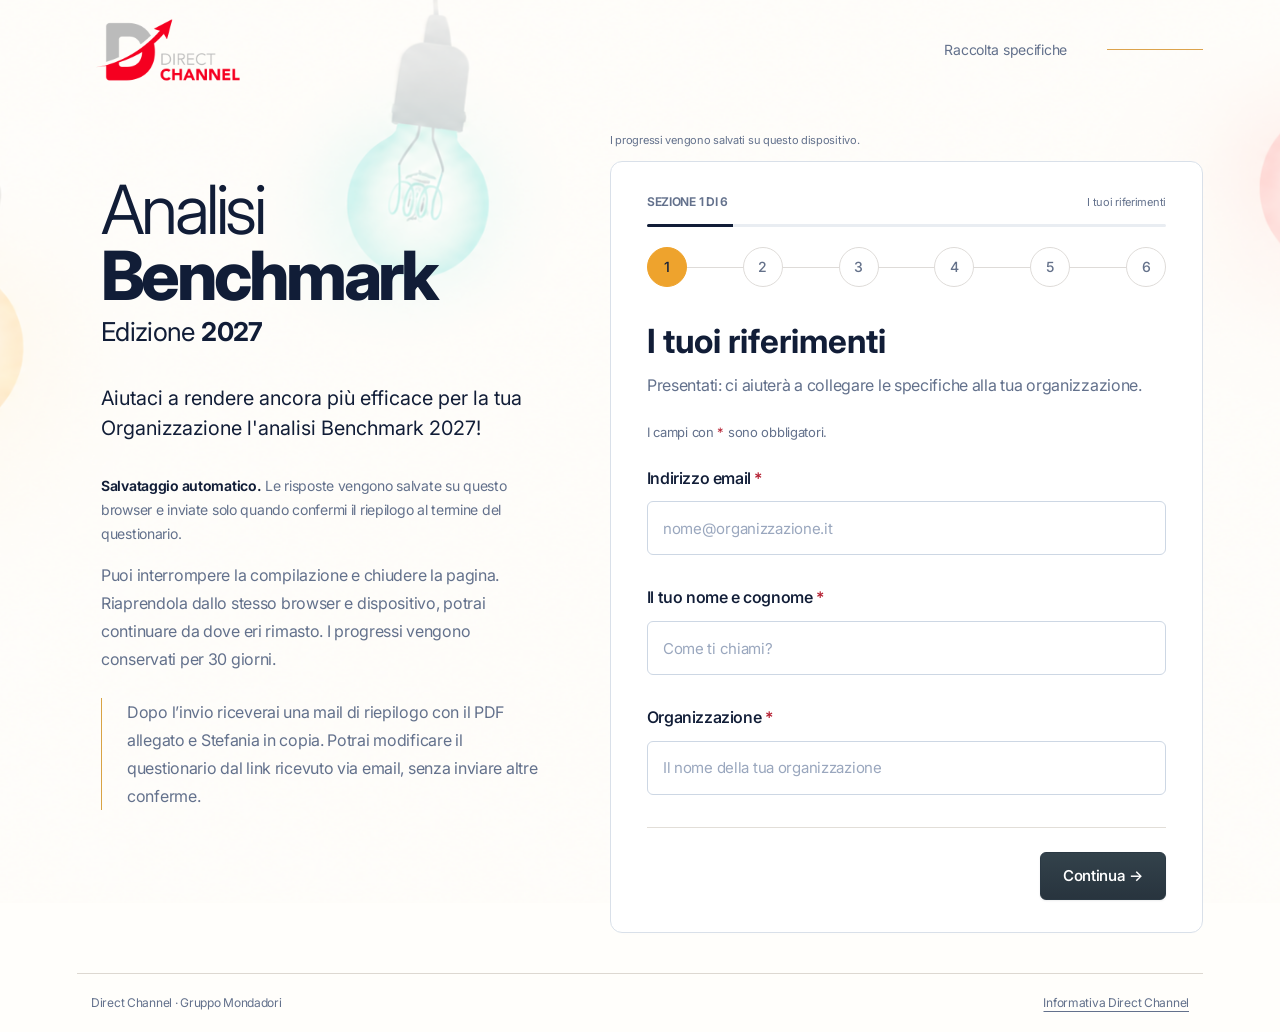
<file: benchmark2027-specifiche/index.html>
<!doctype html>
<html lang="it">
<head>
  <meta charset="utf-8">
  <meta name="viewport" content="width=device-width, initial-scale=1">
  <meta name="description" content="Analisi Benchmark 2027: compila il questionario, rivedi tutte le risposte e conferma il riepilogo finale.">
  <meta http-equiv="Content-Security-Policy" content="default-src 'self'; connect-src 'self' https://docs.google.com; form-action 'none'; frame-src 'none'; object-src 'none'; base-uri 'none'">
  <title>Analisi Benchmark 2027 · Direct Channel</title>
  <link rel="icon" href="assets/favicon.ico">
  <link rel="preload" href="assets/fonts/inter-variable.ttf" as="font" type="font/ttf" crossorigin>
  <link rel="stylesheet" href="data-lovers.css?v=20261028-identity">
  <script type="module" src="app.js?v=20261028-identity"></script>
</head>
<body id="top">
  <div class="ambient" aria-hidden="true"></div>
  <a class="skip" href="#questionnaire">Vai al questionario</a>
  <div class="preview-bar" id="preview-banner" hidden><div class="container preview-content"><p><strong id="mode-label">Anteprima</strong><span id="service-notice"></span></p><button id="demo-button" type="button" hidden>Prova il finale con dati di esempio ↗</button></div></div>
  <header class="container site-header"><a href="#top" aria-label="Direct Channel, inizio pagina"><img src="assets/direct-channel-logo.png" width="800" height="376" alt="Direct Channel · Gruppo Mondadori"></a><div class="header-context"><span class="edition" id="header-edition"><span class="edition-label">Raccolta specifiche</span><span class="edition-short">2027</span></span><div class="respondent-identity" id="respondent-identity" aria-label="Compilatore e organizzazione" hidden><strong id="identity-name"></strong><span id="identity-organization"></span></div></div></header>
  <main class="container dl-layout">
    <section class="intro" aria-labelledby="page-title">
      <div class="intro-heading">
        <h1 id="page-title"><span class="title-light">Analisi</span><span class="title-strong">Benchmark</span><span class="edition-year">Edizione <strong>2027</strong></span></h1>
      </div>
      <div class="intro-copy">
        <p class="lead">Aiutaci a rendere ancora più efficace per la tua Organizzazione l'analisi Benchmark 2027!</p>
        <section class="progress-info" aria-label="Salvataggio e modifica del questionario">
          <p class="progress-note"><strong>Salvataggio automatico.</strong> Le risposte vengono salvate su questo browser e inviate solo quando confermi il riepilogo al termine del questionario.</p>
          <details class="questionnaire-info" id="questionnaire-info" open><summary>Riprendere e modificare il questionario</summary><div>
            <p class="intro-details">Puoi interrompere la compilazione e chiudere la pagina. Riaprendola dallo stesso browser e dispositivo, potrai continuare da dove eri rimasto. I progressi vengono conservati per 30 giorni.</p>
            <p class="intro-confirmation">Dopo l’invio riceverai una mail di riepilogo con il PDF allegato e Stefania in copia. Potrai modificare il questionario dal link ricevuto via email, senza inviare altre conferme.</p>
          </div></details>
        </section>
      </div>
    </section>
    <section class="wizard-column" id="questionnaire" aria-label="Questionario Benchmark 2027">
      <div id="draft-tools" class="draft-tools"><p id="draft-status" role="status">I progressi vengono salvati su questo dispositivo.</p><button id="clear-draft" class="text-button" type="button" hidden>Cancella dati locali</button></div>
      <div id="form-view">
        <div class="wizard-card">
          <div class="progress-row"><span id="step-label" aria-live="polite">SEZIONE 1 DI 6</span><span id="progress-description">I tuoi riferimenti</span></div>
          <progress id="progress" max="6" value="1" aria-label="Sezione corrente">1 di 6</progress>
          <nav aria-label="Sezioni del questionario"><ol id="step-list" class="step-list"></ol></nav>
          <form id="survey" novalidate>
            <header class="section-header"><h2 id="section-title" tabindex="-1">I tuoi riferimenti</h2><p id="section-description">Presentati: ci aiuterà a collegare le specifiche alla tua organizzazione.</p></header>
            <p class="required-note" id="required-note">I campi con <span aria-hidden="true">*</span> sono obbligatori.</p>
            <div id="sections"></div>
            <div id="form-error" role="alert" class="form-error" hidden></div>
            <div class="form-actions"><button type="button" class="button button-secondary" id="back" hidden>← Indietro</button><button type="submit" class="button button-primary" id="next">Continua →</button></div>
          </form>
        </div>
      </div>
      <section id="success-view" class="success-card" hidden aria-labelledby="success-title">
        <span class="success-symbol" aria-hidden="true">✓</span><p class="eyebrow" id="success-eyebrow">INVIO COMPLETATO</p>
        <h2 id="success-title" tabindex="-1">Questionario inviato.</h2><p id="success-description">La richiesta di invio è stata completata.</p>
        <section id="receipt-panel" class="receipt-panel" hidden aria-labelledby="receipt-title">
          <h3 id="receipt-title">Il riepilogo arriva via email</h3>
          <dl class="receipt-recipients"><div><dt>A</dt><dd id="receipt-to"></dd></div><div><dt>In copia</dt><dd id="receipt-cc">stefania.sposaro@mondadori.it</dd></div></dl>
          <p id="receipt-description">Dopo la registrazione riceverai automaticamente la ricevuta con tutte le risposte nel PDF allegato. Stefania è già in copia: non occorre inviare altri messaggi.</p>
          <p class="receipt-help">Potrebbero servire alcuni minuti: controlla anche la posta indesiderata. Il link nella ricevuta ti permette di modificare le risposte; ogni aggiornamento salvato genera una nuova email con etichetta MODIFICATA e PDF aggiornato.</p>
          <button id="edit-review" class="button button-secondary" type="button">Rivedi le risposte e scarica il PDF</button>
        </section>
      </section>
      <p id="announcement" class="sr-only" role="status" aria-live="polite"></p>
    </section>
  </main>
  <footer class="container site-footer"><span>Direct Channel · Gruppo Mondadori</span><a href="https://dcmentor.github.io/webinar/privacy/" target="_blank" rel="noopener noreferrer">Informativa Direct Channel</a></footer>
  <noscript><p class="container">Per il percorso guidato è necessario JavaScript. Puoi <a href="https://docs.google.com/forms/d/e/1FAIpQLSd8Vz9hgXzW0TqhN1DiXRrXZi-j7A3Vjb6yr4q_0z3sctdR5A/viewform">compilare il modulo originale</a>.</p></noscript>
</body>
</html>
</file>
<file: benchmark2027-specifiche/data-lovers.css>
@font-face{font-family:Inter;font-style:normal;font-weight:100 900;font-display:swap;src:url("assets/fonts/inter-variable.ttf") format("truetype")}
:root{color-scheme:light;--ink:#111d37;--muted:#63718c;--line:#dce2eb;--warm:#eea32d;--paper:#fffefb;--button:#2b3944;font-family:Inter,Arial,sans-serif;font-synthesis:none;color:var(--ink);background:var(--paper)}
*{box-sizing:border-box}body{margin:0;font-size:16px;line-height:1.6;letter-spacing:-.018em;-webkit-font-smoothing:antialiased}button,input,textarea{font:inherit;letter-spacing:inherit}button,a,input,textarea,summary{-webkit-tap-highlight-color:transparent}a{color:inherit;text-underline-offset:4px}:focus-visible{outline:2px solid var(--ink);outline-offset:4px}[hidden]{display:none!important}::selection{background:#f3e5bf;color:var(--ink)}
.container{position:relative;width:min(1540px,calc(100% - 154px));margin-inline:auto}.skip{position:absolute;z-index:10;top:-100px;left:16px;background:#fff;padding:10px 16px}.skip:focus{top:12px}.sr-only{position:absolute;width:1px;height:1px;overflow:hidden;clip:rect(0,0,0,0);white-space:nowrap}
/* Two background plates derived from the approved compositions; all interface remains HTML. */
.ambient{position:fixed;inset:-3px;z-index:-1;pointer-events:none;background:url("assets/benchmark-background-desktop.png") center top/cover no-repeat;animation:ambient-drift 20s ease-in-out infinite alternate}.ambient:after{content:"";position:absolute;inset:0;background:rgba(255,254,251,.55)}
@keyframes ambient-drift{from{transform:translateY(-1px) scale(1)}to{transform:translateY(2px) scale(1.005)}}
.site-header{display:flex;align-items:center;justify-content:space-between;gap:20px;min-height:100px;padding-left:16px}.site-header img{display:block;width:150px;height:auto}.edition{display:flex;align-items:center;gap:40px;font-size:14px;color:var(--muted)}.edition:after{content:"";height:1px;width:96px;background:#dca34c}.edition-short{display:none}
.dl-layout{display:grid;grid-template-columns:minmax(0,.93fr) minmax(0,1.17fr);gap:clamp(44px,4.8vw,76px);padding-block:32px 18px}.intro{min-width:0;padding:80px 0 0 47px}.intro-heading{margin-bottom:44px}h1{margin:0;font-size:clamp(58px,5.7vw,96px);line-height:.97;letter-spacing:-.052em;font-weight:350}.title-light,.title-strong,.edition-year{display:block}.title-light{font-weight:350}.title-strong{font-weight:780}.edition-year{margin-top:6px;font-size:26px;line-height:1.3;letter-spacing:-.025em;font-weight:400}.edition-year strong{font-weight:720}
.intro-copy{max-width:560px}.intro-copy p{margin:0 0 30px;color:var(--muted);font-size:19px;line-height:1.4}.intro-copy .lead{margin-bottom:36px;color:var(--ink);font-size:26px;line-height:1.35;letter-spacing:0}.intro-copy .intro-confirmation{margin-bottom:0;padding-left:25px;border-left:1px solid #d9a344}.intro-copy strong{font-weight:650;color:var(--ink)}.questionnaire-info>summary{display:none}
.wizard-column{min-width:0;scroll-margin-top:24px}.wizard-card,.success-card{min-width:0;padding:36px 42px 27px;border:1px solid #d9e0e9;border-radius:12px;background:#fff;box-shadow:0 2px 12px #12213b02}.progress-row{display:flex;justify-content:space-between;align-items:baseline;gap:14px;color:var(--muted);font-size:12px;line-height:1.4}.progress-row>span:first-child{font-weight:650;white-space:nowrap}.progress-row>span:last-child{font-size:11px;text-align:right;font-weight:400}
progress{display:block;width:100%;height:3px;margin:14px 0 20px;appearance:none;border:0;border-radius:3px;overflow:hidden;background:#e9edf2}progress::-webkit-progress-bar{background:#e9edf2}progress::-webkit-progress-value{background:var(--ink)}progress::-moz-progress-bar{background:var(--ink)}
.step-list{display:flex;justify-content:space-between;list-style:none;padding:0;margin:0 0 35px}.step-list li{position:relative;flex:1;min-width:0}.step-list li:last-child{flex:0 0 40px;min-width:40px}.step-list li:not(:last-child):before{content:"";position:absolute;left:40px;right:0;top:20px;height:1px;background:#dedbd8}.step-button{position:relative;display:grid;place-items:center;width:40px;height:40px;padding:0;border:1px solid #dedbd8;border-radius:50%;background:#fff;color:#64718a;cursor:pointer}.step-button .step-number{font-size:14px;font-weight:500;line-height:1}.step-button>span:last-child{display:none}.step-button[aria-current=step]{background:var(--warm);border-color:var(--warm);color:#172238}.step-button.complete{border-color:#d0d7e0;background:#f3f5f7;color:var(--ink)}.step-button:disabled{cursor:default}
.section-header h2{margin:0 0 10px;font-size:52px;line-height:1.12;letter-spacing:0;font-weight:700;outline:0}.section-header>p{margin:0;color:var(--muted);font-size:19px;line-height:1.4}.required-note{font-size:15px;line-height:1.4;color:var(--muted);margin:22px 0 23px}.required-note span,.required-star{color:#b52032}
.field{min-width:0;border:0;padding:0;margin:0 0 26px}.field>label,.field>legend{display:block;width:100%;padding:0;margin:0 0 9px;font-size:18px;font-weight:550;line-height:1.4;letter-spacing:-.025em}.field-help{font-size:13px;color:var(--muted);line-height:1.7;margin:0 0 12px}.text-input,.long-answer{display:block;width:100%;min-width:0;min-height:54px;padding:12px 16px;border:1px solid #cdd7e4;border-radius:6px;background:#fff;color:var(--ink);font-size:18px;line-height:1.55}.text-input::placeholder,.long-answer::placeholder{font-size:18px;color:#9aa7be}.long-answer{min-height:124px;resize:vertical}.text-input:focus,.long-answer:focus{outline:0;border-color:var(--ink);box-shadow:inset 0 0 0 1px var(--ink)}.text-input.field-error:focus,.long-answer.field-error:focus{border-color:#b52032;box-shadow:inset 0 0 0 1px #b52032}.field-error{border-color:#b52032}
.choice-grid{display:grid;grid-template-columns:repeat(2,minmax(0,1fr));gap:9px}.choice{display:flex;align-items:start;gap:10px;border:1px solid var(--line);border-radius:6px;padding:12px 13px;color:var(--ink);font-size:14px;line-height:1.6;cursor:pointer}.choice:hover{border-color:#9ba8bb}.choice:has(input:checked){background:#f6f7f9;border-color:#8c99ab}.choice input{flex:0 0 auto;width:17px;height:17px;margin:3px 0 0;accent-color:var(--ink)}.other-answer{margin-top:10px}.text-button{border:0;background:transparent;padding:5px 0;color:var(--ink);font-size:12px;text-decoration:underline;text-underline-offset:3px;cursor:pointer}
.form-actions{display:flex;align-items:center;gap:12px;margin-top:25px;padding-top:19px;border-top:1px solid #e2ded8}.button{display:inline-flex;align-items:center;justify-content:center;min-height:49px;padding:11px 22px;border:1px solid var(--line);border-radius:6px;background:#fff;color:var(--ink);font-size:17px;font-weight:550;line-height:1.4;cursor:pointer;text-decoration:none}.button:hover{background:#f4f6f8}.button-primary{background:linear-gradient(#33424b,#28343e);border-color:#2b3944;color:#fff;box-shadow:0 1px 2px #18222b15}.button-primary:hover{background:#24323e}.button:disabled{cursor:default;opacity:.55}#next{margin-left:auto}.form-error{margin-top:15px;padding:12px 14px;border-left:3px solid #b52032;background:#fff1f1;color:#a11d30;font-size:13px}
.answer-review{padding-top:26px}.answer-review>h3{margin:0 0 6px;font-size:22px;line-height:1.35;letter-spacing:-.025em}.review-intro{margin:0 0 22px;font-size:14px;color:var(--muted)}.review-group{padding:22px 0;border-top:1px solid var(--line)}.review-group h4{margin:0 0 16px;font-size:14px;font-weight:700}.review-values{margin:0}.review-values>div{margin-bottom:16px}.review-values dt{font-size:13px;line-height:1.65;color:var(--muted)}.review-values dd{margin:4px 0 0;font-size:15px;line-height:1.65;white-space:pre-wrap;overflow-wrap:anywhere}.review-edit>summary{width:fit-content;padding-block:5px;font-size:13px;font-weight:600;cursor:pointer;text-decoration:underline;text-underline-offset:3px}.edit-open{display:none}.review-edit[open] .edit-open{display:inline}.review-edit[open] .edit-closed{display:none}.review-editor{padding-top:19px}.review-editor .field:last-child{margin-bottom:4px}.review-group:has(.review-edit[open]) .review-values{display:none}
.recommendation{display:flex;gap:10px;margin:8px 0 22px;padding:15px;background:#faf8ef;border:1px solid #eee6ce;border-radius:6px}.recommendation>span{font-size:20px}.recommendation p{margin:0;font-size:13px;color:var(--muted)}.recommendation strong{color:var(--ink);font-weight:600}.confirmation{display:flex;align-items:start;gap:11px;margin-top:19px;font-size:14px;line-height:1.7;color:var(--muted);cursor:pointer}.confirmation input{flex:0 0 auto;width:18px;height:18px;margin:3px 0 0;accent-color:var(--ink)}.save-status{font-size:14px;color:var(--muted);line-height:1.7}.google-confirmation{margin-top:17px;padding-top:17px;border-top:1px solid var(--line)}.google-confirmation>p{font-size:14px;line-height:1.6}.google-confirmation iframe{display:block;width:100%;height:520px;border:1px solid var(--line);border-radius:6px;background:#fff}
.success-symbol{display:grid;place-items:center;width:48px;height:48px;border-radius:50%;background:#f0f3f6;font-size:24px}.success-card h2{font-size:32px;line-height:1.2;letter-spacing:-.035em}.success-card>p{font-size:15px;color:var(--muted)}.eyebrow{font-size:11px;font-weight:700;letter-spacing:.08em}.site-footer{display:flex;align-items:center;justify-content:space-between;gap:20px;min-height:59px;padding-inline:14px;border-top:1px solid #ddd8d1;font-size:12px;color:var(--muted)}.preview-bar{background:#f3eddf;font-size:12px}.preview-content{display:flex;align-items:center;justify-content:space-between;gap:16px;padding-block:8px}.preview-content p{margin:0}.preview-content button{border:0;background:transparent;padding:0;color:inherit;font-size:12px;text-decoration:underline;cursor:pointer}
/* Desktop uses the document scroll; the introduction stays anchored beside the form. */
@media(min-width:801px){
 body{min-height:100svh;overflow-x:clip}
 .dl-layout{align-items:start;min-height:calc(100svh - 159px);padding-block:32px 40px}
 .intro{position:sticky;top:40px;align-self:start;padding:45px 0 30px 24px}
 h1{font-size:clamp(58px,5.3vw,92px)}
 .intro-heading{margin-bottom:36px}
 .intro-copy .lead{font-size:clamp(19px,1.55vw,25px);line-height:1.5;margin-bottom:30px}
 .intro-copy p{font-size:16px;line-height:1.75;margin-bottom:25px}
 .wizard-card,.success-card{padding:32px 36px}
 .section-header h2{font-size:clamp(32px,2.6vw,44px);line-height:1.2}
 .section-header>p{font-size:16px;line-height:1.65}
 .required-note{font-size:13px;margin:24px 0}
 #sections{overflow:visible;margin-top:25px}
 .section-header:has(h2.sr-only)+.required-note+#sections{margin-top:0}
 .field{margin-bottom:30px}
 .field>label,.field>legend{font-size:16px;line-height:1.6;margin-bottom:10px}
 .text-input,.long-answer{font-size:16px;min-height:54px;padding:13px 15px}
 .text-input::placeholder,.long-answer::placeholder{font-size:15px}
 .long-answer{min-height:150px}
 .choice{font-size:14px;min-height:50px;padding:13px}
 .form-actions{margin-top:32px;padding-top:24px}
 .button{font-size:15px;min-height:48px}
}
@media(min-width:801px) and (max-width:1200px){
 .container{width:calc(100% - 64px)}
 .dl-layout{grid-template-columns:minmax(0,.85fr) minmax(0,1.15fr);gap:32px}
 .intro{padding-left:0}h1{font-size:clamp(46px,5.1vw,62px)}
 .intro-copy .lead{font-size:19px}.intro-copy p{font-size:14px}
 .wizard-card,.success-card{padding-inline:24px}.choice-grid{grid-template-columns:1fr}
}
@media(min-width:801px) and (max-height:820px){
 .intro{padding-top:0;top:28px}
 .intro-heading{margin-bottom:26px}
 .intro-copy .lead{font-size:19px;margin-bottom:24px}
 .questionnaire-info>summary{display:flex;align-items:center;justify-content:space-between;gap:16px;min-height:44px;padding:8px 0;color:var(--muted);font-size:13px;list-style:none;cursor:pointer}
 .questionnaire-info>summary::-webkit-details-marker{display:none}
 .questionnaire-info>summary:after{content:"⌄";font-size:20px}
 .questionnaire-info[open]>summary:after{transform:rotate(180deg)}
 .questionnaire-info>div{padding-top:15px}
 .questionnaire-info[open]{max-height:calc(100svh - 390px);overflow:auto}
}
@media(max-width:800px){.container{width:min(600px,calc(100% - 40px))}.ambient{position:absolute;inset:0;background-image:url("assets/benchmark-background-mobile.png");background-position:center top;background-size:100% auto;animation:none}.ambient:after{background:rgba(255,254,251,.55)}.site-header{min-height:76px;padding-left:0}.site-header img{width:122px}.edition{gap:15px}.edition-label{display:none}.edition-short{display:block;font-size:17px;font-weight:700;color:var(--ink)}.edition:after{order:-1;width:45px}.dl-layout{display:block;padding-block:24px 20px}.intro{padding:0;margin-bottom:18px}.intro-heading{margin-bottom:24px}h1{font-size:clamp(41px,10.8vw,58px);line-height:1.04;letter-spacing:-.05em}.title-light{font-weight:380}.edition-year{font-size:18px;line-height:1.3;margin-top:9px}.intro-copy{max-width:none}.intro-copy .lead{font-size:17px;line-height:1.5;margin-bottom:22px;max-width:450px}.intro-copy p{font-size:13px;line-height:1.7;margin-bottom:19px}.intro-copy .intro-confirmation{padding-left:14px}.questionnaire-info>summary{display:flex;align-items:center;justify-content:space-between;gap:16px;min-height:44px;padding:11px 13px;border:1px solid #d3dce8;border-radius:6px;background:#fff9;color:var(--muted);font-size:13px;font-weight:600;list-style:none;cursor:pointer}.questionnaire-info>summary::-webkit-details-marker{display:none}.questionnaire-info>summary:after{content:"⌄";font-size:20px;line-height:1}.questionnaire-info[open]>summary:after{transform:rotate(180deg)}.questionnaire-info>div{padding:16px 2px 0}.wizard-card,.success-card{padding:23px 19px 22px;border-radius:9px}.progress-row{font-size:11px}.progress-row>span:last-child{display:none}progress{height:2px;margin:11px 0 13px}.step-list{margin-bottom:23px}.step-button{width:29px;height:29px}.step-button .step-number{font-size:12px}.step-list li:last-child{flex-basis:29px;min-width:29px}.step-list li:not(:last-child):before{left:29px;top:14.5px}.section-header h2{font-size:28px;line-height:1.15;letter-spacing:-.04em;margin-bottom:9px}.section-header>p{font-size:14px;line-height:1.55}.required-note{font-size:12px;margin:19px 0}.field{margin-bottom:22px}.field>label,.field>legend{font-size:14px;line-height:1.5;margin-bottom:8px}.text-input,.long-answer{min-height:49px;padding:11px 12px;font-size:16px;line-height:1.55}.text-input::placeholder,.long-answer::placeholder{font-size:15px}.choice-grid{grid-template-columns:1fr}.choice{font-size:13px;min-height:46px}.field-help{font-size:12px}.form-actions{margin-top:23px;padding-top:18px;align-items:stretch}.button{min-height:46px;padding:10px 13px;font-size:15px}#next{flex:1}.review-intro{font-size:13px}.review-group h4{font-size:13px}.review-values dt{font-size:12px}.review-values dd{font-size:14px}.confirmation{font-size:12px}.recommendation p{font-size:12px}.site-footer{min-height:0;padding:16px 0;align-items:start;font-size:10px;gap:15px}.site-footer a{text-align:right}.preview-content{align-items:start;font-size:10px}.preview-content button{max-width:120px;font-size:10px;text-align:right}.google-confirmation>p,.save-status{font-size:12px}}
@media(max-width:360px){.container{width:calc(100% - 28px)}.site-header img{width:111px}.edition:after{width:27px}h1{font-size:38px}.wizard-card{padding-inline:17px}.step-button{width:27px;height:27px}.step-list li:last-child{flex-basis:27px;min-width:27px}.step-list li:not(:last-child):before{left:27px;top:13.5px}.section-header h2{font-size:26px}.intro-copy .lead{font-size:16px}}
.success-card .success-symbol{float:left;width:32px;height:32px;font-size:18px;margin-right:12px}.success-card .eyebrow{display:none}.success-card h2{margin:0 0 6px;font-size:26px}.success-card>#success-description{margin:0;font-size:13px;line-height:1.55}.confetti-canvas{position:fixed;inset:0;width:100%;height:100%;z-index:20;pointer-events:none}

@media(prefers-reduced-motion:reduce){.ambient{animation:none}.confetti-canvas{display:none}}

/* Recap actions remain next to the section they affect. */
.review-toolbar{display:flex;align-items:center;justify-content:space-between;gap:16px;flex-wrap:wrap;margin-bottom:10px}
#success-title:focus{outline:none}
.review-toolbar h3{margin:0;font-size:22px;line-height:1.4}
.review-toolbar .button{font-size:13px;min-height:44px;padding:9px 13px}
.pdf-status{font-size:13px;color:var(--muted);margin:0 0 10px}.pdf-status:empty{display:none}
.review-edit:not([open]){display:inline-block;vertical-align:middle}
.review-edit>summary{min-height:44px;display:flex;align-items:center}
.review-confirm{display:inline-flex;align-items:center;justify-content:center;min-height:44px;margin-left:18px;padding:8px 16px;border:1px solid #d3dce8;border-radius:6px;background:#fff;color:var(--ink);font-size:13px;font-weight:600;cursor:pointer;vertical-align:middle}
.review-confirm:hover{background:#f7f8fa}.review-confirm[aria-pressed=true]{background:#f1f6f4;border-color:#b8cfc5;color:#285c46}
.review-edit[open]+.review-confirm{margin:18px 0 0}
@media(max-width:800px){#sections{margin-top:22px}.section-header:has(h2.sr-only)+.required-note+#sections{margin-top:0}.review-toolbar{align-items:start}.review-toolbar h3{font-size:20px}.review-toolbar .button{font-size:12px}}

.draft-tools{display:flex;align-items:baseline;justify-content:space-between;gap:16px;margin:0 0 12px;color:var(--muted);font-size:11px;line-height:1.5}.draft-tools p{margin:0}.draft-tools .text-button{font-size:11px;flex-shrink:0}.receipt-panel{clear:both;margin-top:25px;padding-top:23px;border-top:1px solid var(--line)}.receipt-panel h3{margin:0 0 20px;font-size:23px;line-height:1.25;letter-spacing:-.025em}.receipt-recipients{display:grid;gap:12px;padding:17px 19px;background:#faf8f1;border:1px solid #eee8d9;border-radius:8px}.receipt-recipients>div{display:grid;grid-template-columns:65px minmax(0,1fr);gap:12px}.receipt-recipients dt{font-size:12px;color:var(--muted)}.receipt-recipients dd{margin:0;font-size:14px;overflow-wrap:anywhere}.receipt-panel>p{font-size:14px;line-height:1.7}.receipt-panel .receipt-help{font-size:12px;color:var(--muted);margin-bottom:22px}.receipt-panel .button{font-size:13px}.success-card{scroll-margin-top:24px}
@media(max-width:800px){.draft-tools{align-items:start;gap:10px;font-size:10px}.draft-tools .text-button{font-size:10px}.receipt-panel h3{font-size:21px}.receipt-recipients{padding:14px 12px}.receipt-recipients>div{grid-template-columns:48px minmax(0,1fr);gap:8px}.receipt-recipients dd{font-size:13px}.receipt-panel .button{width:100%}}

.field,.confirmation,.other-answer{scroll-margin-top:28px}.field-validation-message{margin:0 0 10px;color:#a11d30;font-size:13px;line-height:1.6}.field-invalid>label,.field-invalid>legend{color:#a11d30}.field-invalid .choice{border-color:#b52032}.intro-copy .progress-note{font-size:14px;line-height:1.7;margin-bottom:16px}
.header-context{min-width:0;margin-left:auto;text-align:right}.respondent-identity{max-width:min(55vw,600px);overflow-wrap:anywhere}.respondent-identity strong,.respondent-identity>span{display:block}.respondent-identity strong{font-size:26px;line-height:1.25;font-weight:650;letter-spacing:-.025em}.respondent-identity>span{margin-top:4px;font-size:20px;line-height:1.35;color:var(--muted)}
@media(max-width:800px){.respondent-identity strong{font-size:18px}.respondent-identity>span{font-size:14px;margin-top:3px}}
</file>
